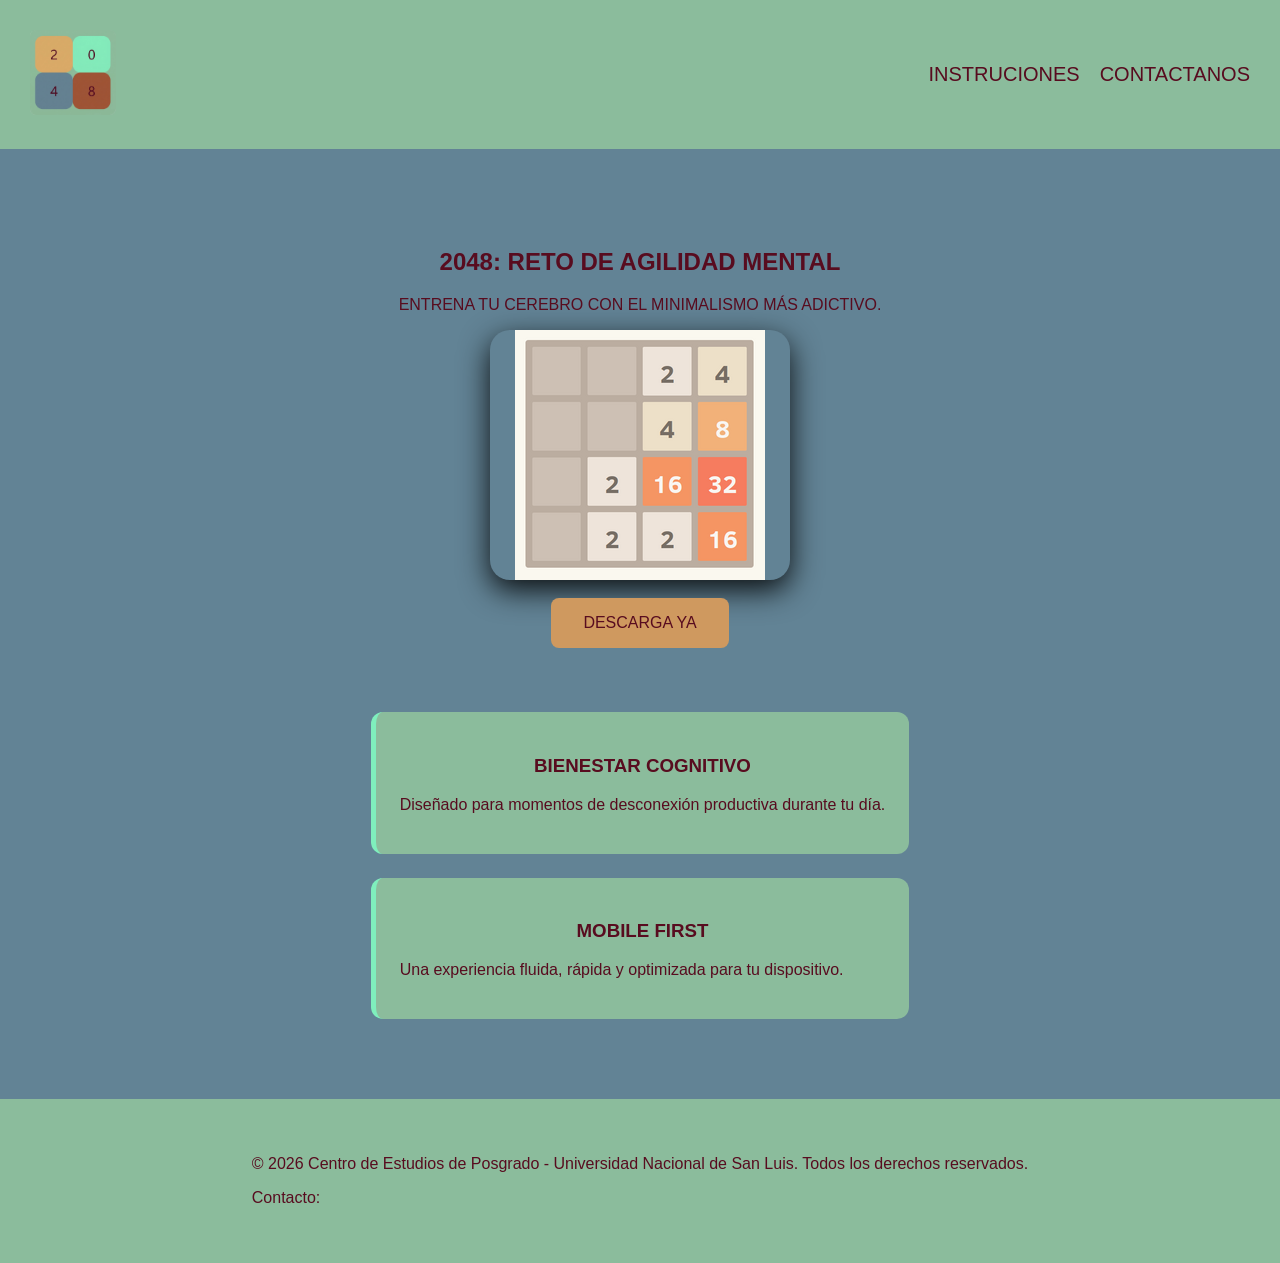
<file: html/index.html>
<!DOCTYPE html>
<html lang="es">
<head>
    <meta charset="UTF-8">
    <meta name="viewport" content="width=device-width, initial-scale=1.0">
    <title>index</title>
    <link rel="stylesheet" href="../css/estilo.css">
</head>
<header id="header"></header>
<body>
    <main class="container">
        <section class="hero">
            <h1>2048: Reto de Agilidad Mental</h1>
            <p class="tagline">Entrena tu cerebro con el minimalismo más adictivo.</p>
            
            <div class="game-preview">
                <img src="../imagen/mixboard-image.png" alt="Vista previa del juego 2048 en móvil" class="responsive-img">
            </div>
            <br>
            <div class="cta-container">
                <a href="#" class="btn-primary">DESCARGA YA</a>
            </div>
        </section>

        <section class="features">
            <div class="feature-card">
                <h3>Bienestar Cognitivo</h3>
                <p>Diseñado para momentos de desconexión productiva durante tu día.</p>
            </div>
            <div class="feature-card">
                <h3>Mobile First</h3>
                <p>Una experiencia fluida, rápida y optimizada para tu dispositivo.</p>
            </div>
        </section>
    </main>
    <script src="../js/main.js"></script>
</body>
<footer id="footer"></footer>

</html>
</file>
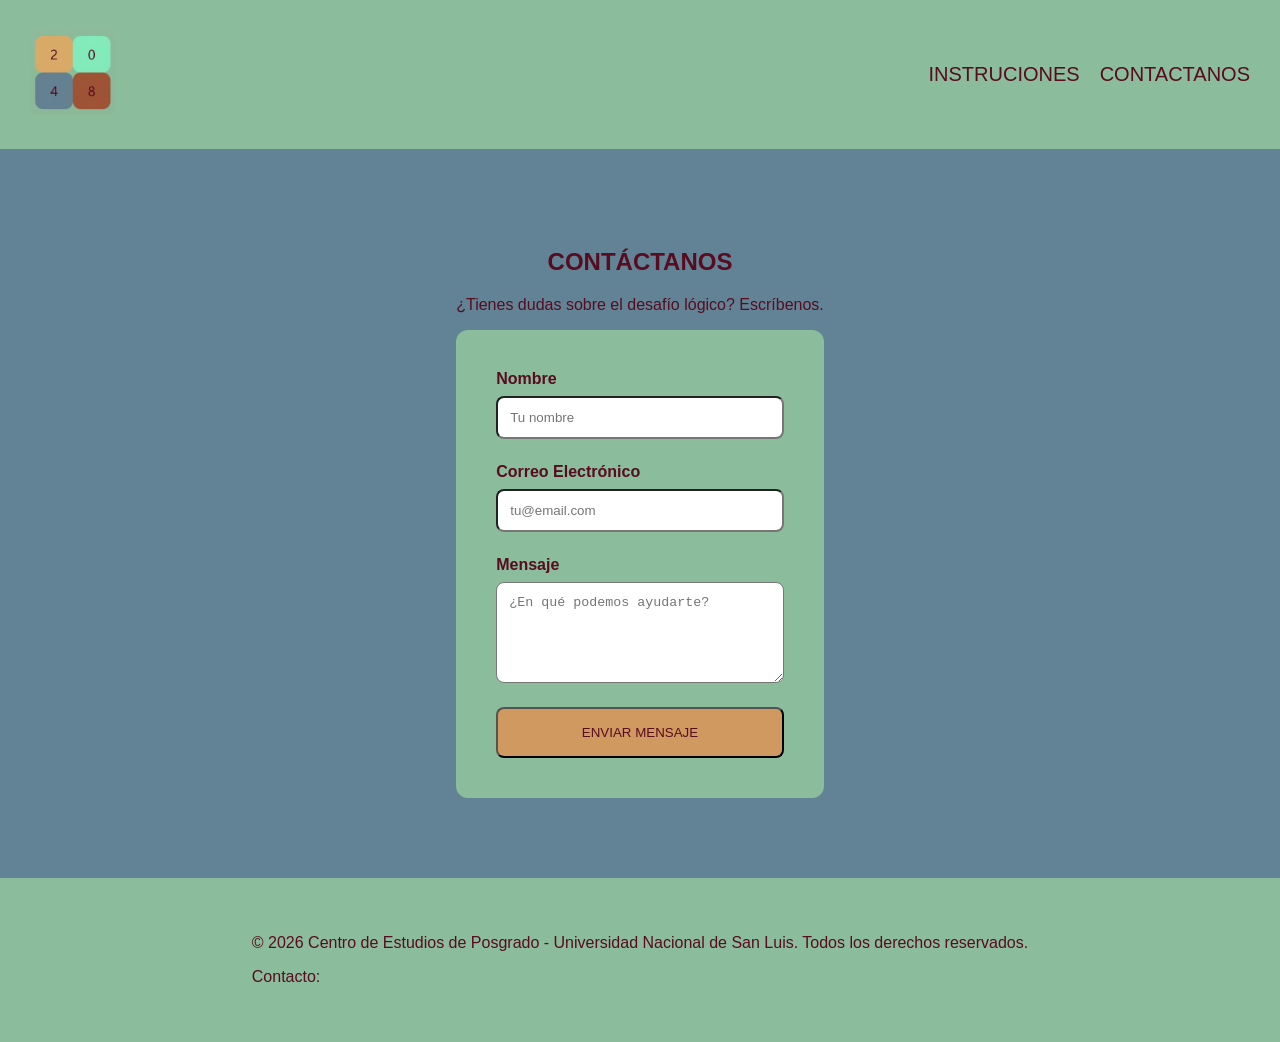
<file: html/contactanos.html>
<!DOCTYPE html>
<html lang="es">
<head>
    <meta charset="UTF-8">
    <meta name="viewport" content="width=device-width, initial-scale=1.0">
    <title>Contactanos</title>
        <link rel="stylesheet" href="../css/estilo.css">

</head>
<header id="header"></header>
<body>
    <main class="container">
    <section class="form-section">
        <h1>Contáctanos</h1>
        <p>¿Tienes dudas sobre el desafío lógico? Escríbenos.</p>

        <form action="https://formspree.io/f/mgoddzkd" method="POST" class="contact-form">
            <div class="form-group">
                <label for="nombre">Nombre</label>
                <input type="text" id="nombre" name="name" placeholder="Tu nombre" required>
            </div>

            <div class="form-group">
                <label for="email">Correo Electrónico</label>
                <input type="email" id="email" name="_replyto" placeholder="tu@email.com" required>
            </div>

            <div class="form-group">
                <label for="mensaje">Mensaje</label>
                <textarea id="mensaje" name="message" rows="5" placeholder="¿En qué podemos ayudarte?" required></textarea>
            </div>

            <button type="submit" class="btn-primary">ENVIAR MENSAJE</button>
        </form>
    </section>
</main>

    <script src="../js/main.js"></script>
</body>
<footer id="footer"></footer>

</html>
</file>
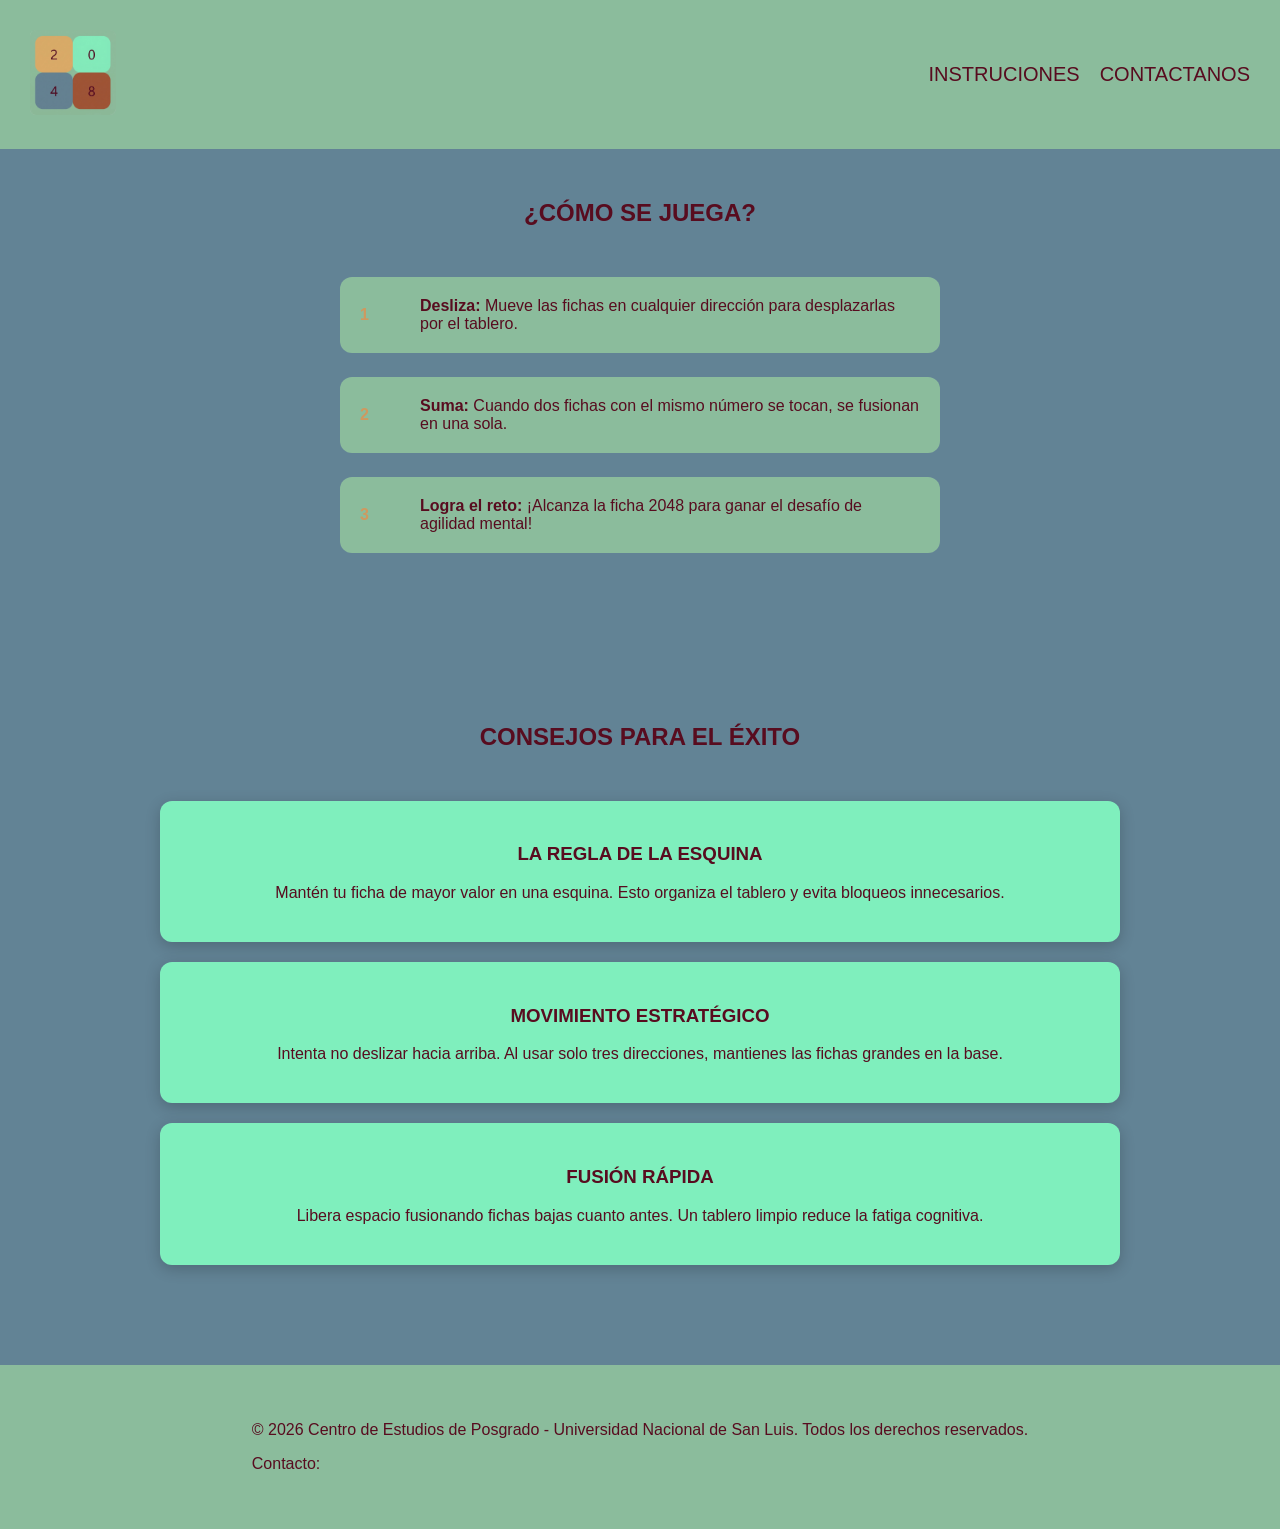
<file: html/instruciones.html>
<!DOCTYPE html>
<html lang="es">
<head>
    <meta charset="UTF-8">
    <meta name="viewport" content="width=device-width, initial-scale=1.0">
    <title>sobre nosotros</title>
        <link rel="stylesheet" href="../css/estilo.css">

</head>
<header id="header"></header>
<body>
    <section class="instructions">
    <h2>¿CÓMO SE JUEGA?</h2>
    <div class="instructions-content">
        <div class="step">
            <span class="step-number">1</span>
            <p><strong>Desliza:</strong> Mueve las fichas en cualquier dirección para desplazarlas por el tablero.</p>
        </div>
        <div class="step">
            <span class="step-number">2</span>
            <p><strong>Suma:</strong> Cuando dos fichas con el mismo número se tocan, se fusionan en una sola.</p>
        </div>
        <div class="step">
            <span class="step-number">3</span>
            <p><strong>Logra el reto:</strong> ¡Alcanza la ficha 2048 para ganar el desafío de agilidad mental!</p>
        </div>
    </div>
</section>

<section class="pro-tips">
    <h2>CONSEJOS PARA EL ÉXITO</h2>
    <div class="tips-grid">
        <article class="tip-card">
            <h3>La Regla de la Esquina</h3>
            <p>Mantén tu ficha de mayor valor en una esquina. Esto organiza el tablero y evita bloqueos innecesarios.</p>
        </article>
        <article class="tip-card">
            <h3>Movimiento Estratégico</h3>
            <p>Intenta no deslizar hacia arriba. Al usar solo tres direcciones, mantienes las fichas grandes en la base.</p>
        </article>
        <article class="tip-card">
            <h3>Fusión Rápida</h3>
            <p>Libera espacio fusionando fichas bajas cuanto antes. Un tablero limpio reduce la fatiga cognitiva.</p>
        </article>
    </div>
</section>

    <script src="../js/main.js"></script>
</body>
<footer id="footer"></footer>

</html>
</file>
<file: css/estilo.css>
:root {
    --azul: #628395;
    --verde-apagado: #8BBC9C;
    --menta:#7FEFBD;
    --amarillo: #DBAD6A;
    --arena: #CF995F;
    --rojo: #580C1F;
}

@keyframes pulseLogo {
    0% {
        transform: scale(1);
    }
    50% {
        transform: scale(1.05); 
        filter: drop-shadow(0 0 10px var(--menta));
    }
    100% {
        transform: scale(1);
    }
}

#logo:hover {
    animation: none;
    transform: rotate(5deg) scale(1.1);
}

 #logo{
    width: 10%;
    height: auto;
    padding: 10px;
    transition: all 0.3s ease;
    animation: pulseLogo 3s infinite ease-in-out;
}

header{
    display: flex;
    background-color: var(--verde-apagado);
}

 nav{
    display: flex;
    justify-content: space-between;
    align-items: center;
    width: 100%;
    margin: 20px;

}

.header-info{
    display: flex;   
    list-style: none;


}

.header-info li a{
    display: flex;
    padding: 10px;
    color: var(--rojo);
    font-size: 20px;
    text-decoration: none;
}



body{
    background-color: var(--azul);
    margin: 0;
}


@media (max-width: 768px) {
    .header-info li a{
        font-size: 100%;
        white-space: nowrap;
    }   
    
     #logo{
        width: 100%;
        min-width: 24px;
        height: auto;
    }
    .instructions h2{
    font-family: 'Montserrat', sans-serif;
    color: var(--rojo);
    margin: 10%;    
    }
    .pro-tips{
        padding: 40px 20px;
    }
}

@media (max-width: 682.50px){
    #logo{
        width:60%;
        height: auto;
    }
}

 .hero, h1, h3{
    font-family: 'Montserrat', sans-serif;
    text-transform: uppercase;
    color: var(--rojo);
    text-align: center;
    align-items: center;
}

p ,a, .tagline{
    font-family: 'Poppins', sans-serif;
    font-size: 400;
    color: var(--rojo);
}

.container{
    padding: 80px 20px;
    display: flex;
    flex-direction: column;
    gap: 24px;
    max-width: 800px;
    margin: 0 auto;
    align-items: center;
}

.btn-primary{
    display: inline-block;
    background-color: var(--arena);
    color: var(--rojo);
    padding: 16px 32px;
    text-decoration: none;
    border-radius: 8px;
    text-align: center;
}

.btn-primary:hover{
    background-color: var(--amarillo);
}

.features{
    display:grid;
    gap: 24px;
    margin-top: 40px;
}

.feature-card{
    background-color: var(--verde-apagado);
    padding: 24px;
    border-radius: 12px;
    border-left: 5px solid var(--menta);
}

feature-card h3{
    margin-top: 0;
}

.game-preview{
    display: flex;
    width: 100%;
    max-width: 300px;
    height: auto;
    border-radius: 20px;
    box-shadow: 0 10px 30px rgba(0, 0, 0, 0.9);
    justify-content: center;
    margin: 0 auto;
}

.instruciones{
    padding: 80px 20px;
    
}

.instructions h2{
    display:flex;
    font-family: 'Montserrat', sans-serif;
    color: var(--rojo);
    margin: 50px;    
    justify-content: center;
}

.instructions-content{
    display: flex;
    flex-direction: column;
    gap: 24px;
    max-width: 600px;
    margin: 40px auto;
    }

.step{
    display: flex;
    align-items: center;
    gap: 20px;
    text-align: left;
    background-color: var(--verde-apagado);
    padding: 20px;
    border-radius: 12px;
    
}

.step-number{
    font-family: 'Montserrat', sans-serif;
    font-weight: 700;
    color: var(--arena);
    min-width: 40px;
}

.step p{
    font-family: 'Poppins', sans-serif;
    margin: 0;
    color: var(--rojo);
}

.pro-tips{
    padding: 80px 20px;
    text-align: center;
}

.pro-tips h2{
    font-family: 'Montserrat', sans-serif;
    color: var(--rojo);
    margin: 50px;
}

.tips-grid{
    gap: 24px;
    max-width: 1000px;
    margin: 0 auto;
}

.tip-card{
    background-color: var(--menta);
    padding: 24px;
    border-radius: 12px;
    box-shadow: 0 4px 15px rgba(0, 0, 0, 0.2);
    margin: 20px;
}




.form-section{
    max-width: 600px;
    margin: 0 auto;
    padding: 80px auto;
}

.contact-form{
    display: flex;
    flex-direction: column;
    gap: 24px;
    text-align: left;
    background-color: var(--verde-apagado);
    padding: 40px;
    border-radius: 12px;
}

.form-group{
    display: flex;
    flex-direction: column;
    gap: 8px;
}

.form-group label{
    font-family: 'Montserrat', sans-serif;
    font-weight: 700;
    color: var(--rojo);
}

.form-group input,
.form-group textarea{
    padding: 12px;
    border-radius: 8px;
}

footer{
    display: flex;
    background-color: var(--verde-apagado); 
    justify-content: center;
    padding: 20px;
}




/*.menu{
    position: fixed;
    right: -100%;
    transition: 0.5s;
    background-color: var(--amarillo);
}

#menu-movil:checked ~ .menu{
    right: 0;
}

#menu-movil:checked ~ .menu ul{
    display: flex;
    flex-direction: column;
    align-items: center;
    padding-top: 20px;
}

.boton-menu{
    display: block;
    width: 25px;
    height: 3px;
    background-color: var(--rojo);
    margin: 5px;
}
</file>
